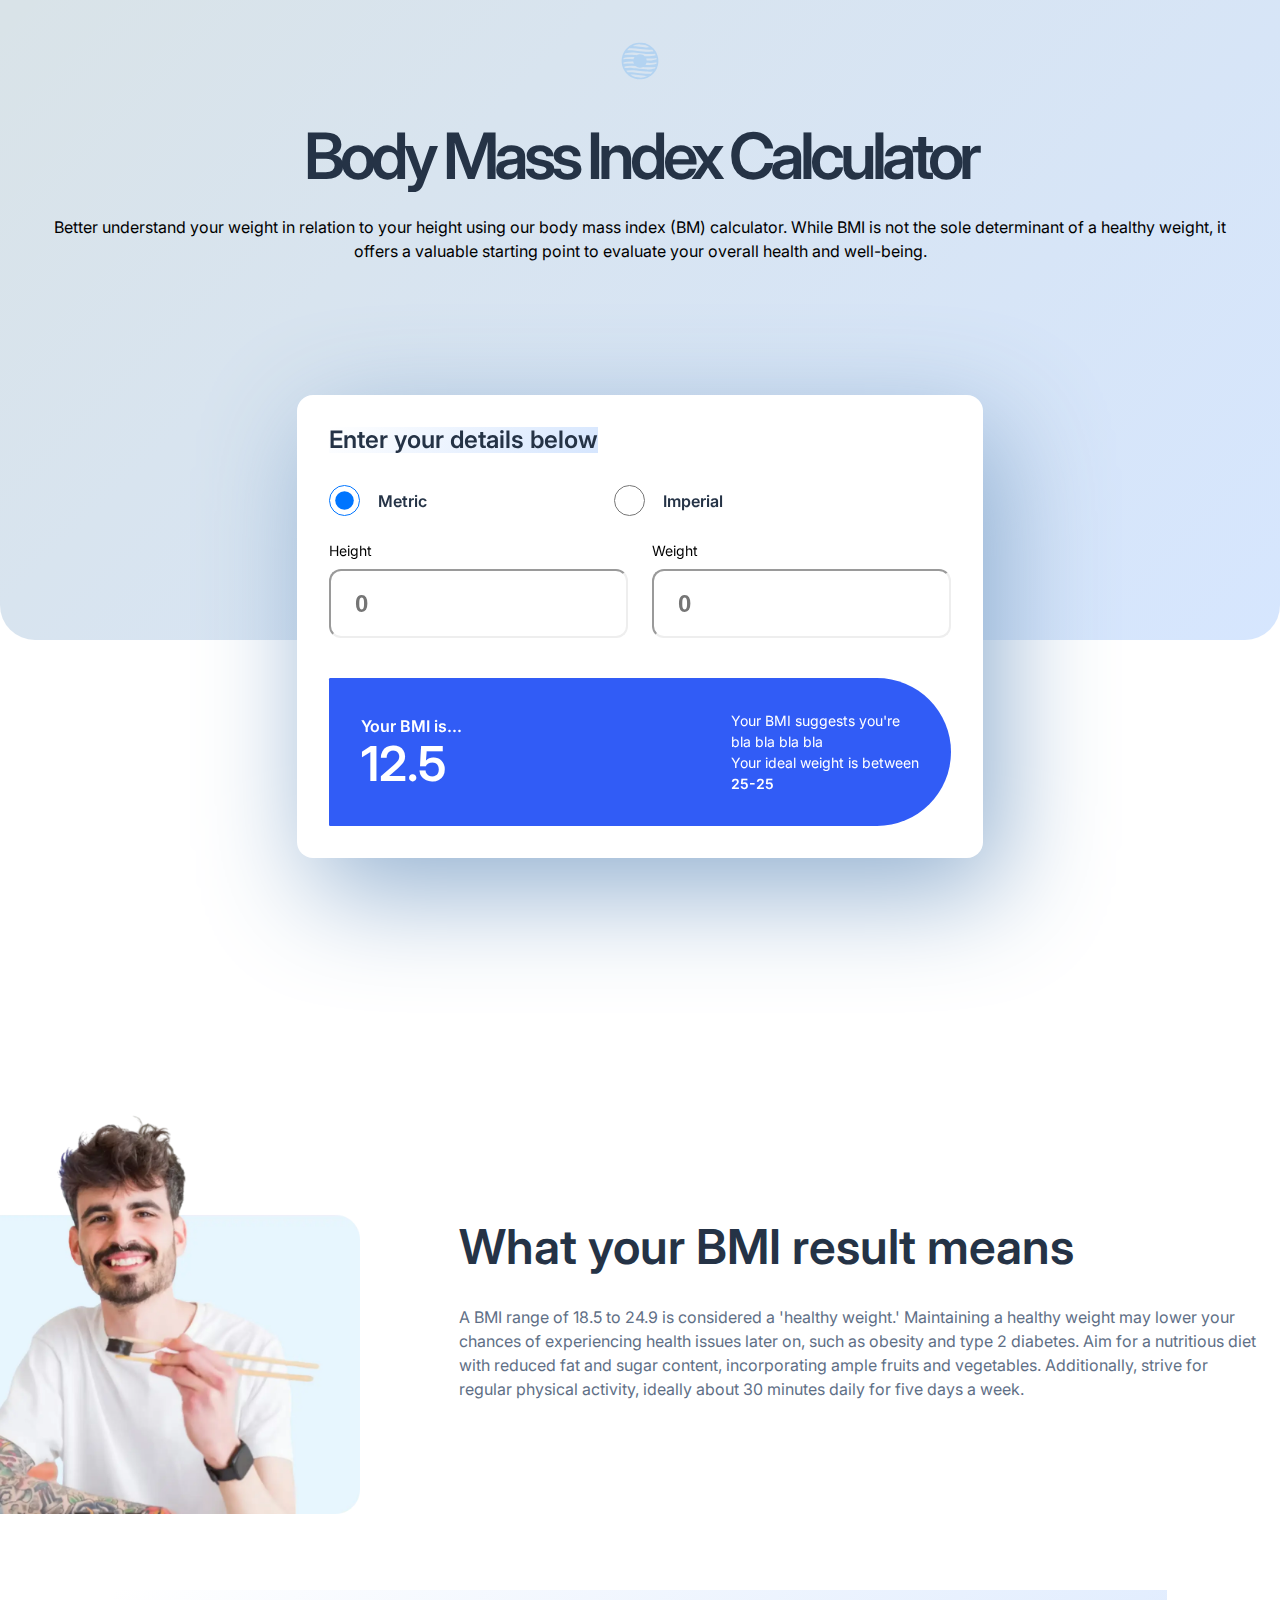
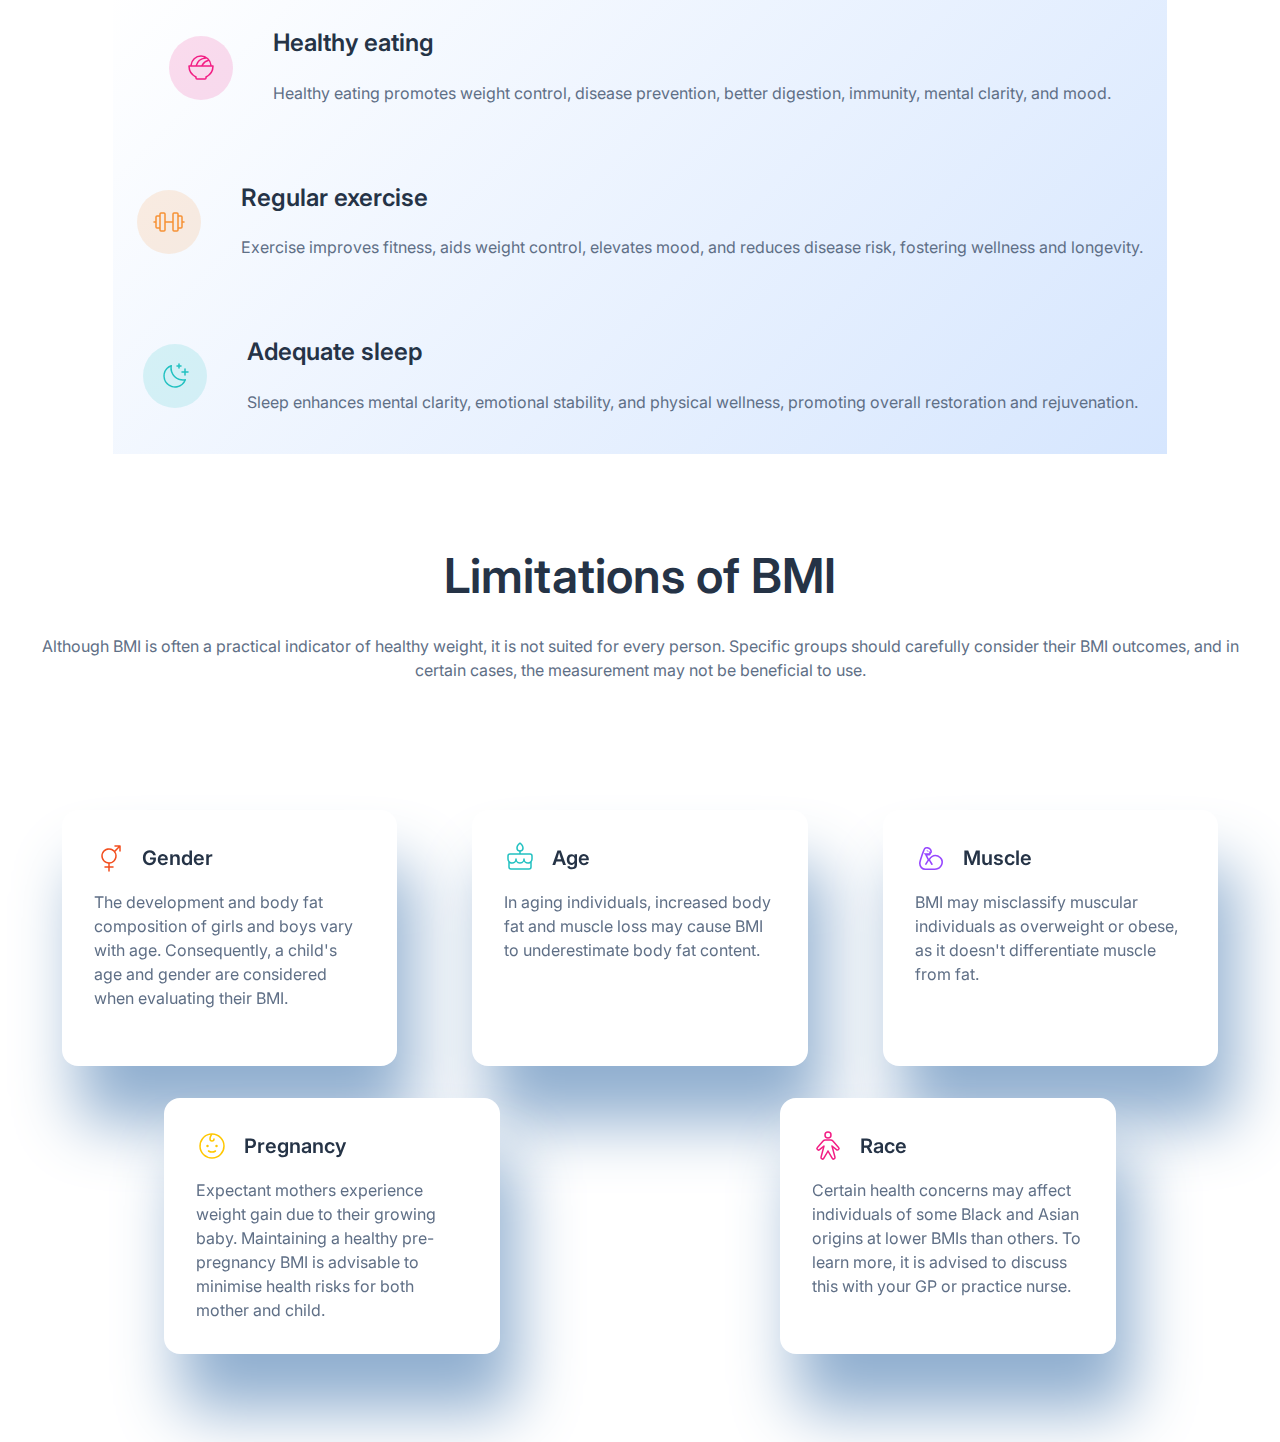
<file: pages/index.html>
<!DOCTYPE html>
<html lang="en">
  <head>
    <meta charset="UTF-8" />
    <meta name="viewport" content="width=device-width, initial-scale=1.0" />

    <!-- <link rel="stylesheet" type="text/css" href="styles.css"> -->
    <link rel="stylesheet" type="text/css" href="general.css" />
    <link rel="stylesheet" type="text/css" href="mobile.css" />
    <link rel="stylesheet" type="text/css" href="tablet.css" />
    <link rel="stylesheet" type="text/css" href="dektop.css" />

    <link rel="preconnect" href="https://fonts.googleapis.com" />
    <link rel="preconnect" href="https://fonts.gstatic.com" crossorigin />
    <link
      href="https://fonts.googleapis.com/css2?family=Inter:wght@400;600&display=swap"
      rel="stylesheet"
    />

    <link
      rel="icon"
      type="image/png"
      sizes="32x32"
      href="assets/images/favicon-32x32.png"
    />

    <title>BMI Calculator</title>
  </head>
  <body>
    <div class="heading__unit">
      <div class="heading__main">
        <svg
          class="heading__svg"
          xmlns="http://www.w3.org/2000/svg"
          width="64"
          height="64"
          fill="none"
          viewBox="0 0 64 64"
        >
          <path
            fill="#B3D3F1"
            d="M32 2.627c-.543 0-1.094.004-1.634.037a29.466 29.466 0 0 0-3.561.44c-.13.023-.257.049-.386.074-.11.021-.22.032-.33.055-.062.01-.123.024-.184.037-.06.013-.122.023-.184.036a29.34 29.34 0 0 0-1.909.478c-.061.017-.123.037-.184.055-.031.009-.06.027-.091.036-.091.028-.186.046-.276.074-.172.058-.341.126-.514.183-.363.121-.726.233-1.083.368-.044.013-.085.04-.129.055-.54.206-1.073.442-1.597.679-.533.24-1.063.482-1.579.753-.516.272-1.025.56-1.524.863-.023.014-.05.022-.074.036-.473.287-.939.587-1.395.9a29.441 29.441 0 0 0-2.185 1.67c-.267.223-.53.449-.79.68-.047.043-.098.085-.146.129-.277.251-.541.509-.808.77-.037.037-.073.075-.11.11-.365.362-.72.723-1.065 1.103-.209.229-.406.462-.606.697-.2.234-.395.476-.588.716-.389.484-.762.98-1.12 1.488-.229.326-.445.655-.66.99-.022.034-.053.06-.075.093l-.128.202c-.016.025-.039.047-.055.073-.052.084-.097.172-.147.257-.194.328-.384.659-.57.992-.044.081-.101.156-.146.238v.018c-.223.412-.439.826-.643 1.249-.202.42-.386.838-.569 1.267-.051.12-.097.246-.147.367-.11.269-.227.535-.33.808-.057.152-.11.306-.165.459-.044.122-.087.245-.129.367h-.018c-.055.163-.095.332-.147.496-.015.048-.022.099-.036.147-.01.031-.027.06-.037.092-.063.213-.122.427-.183.642v.018c-.01.026-.03.048-.037.074-.022.078-.033.16-.055.239-.068.25-.14.5-.202.752l-.055.22c-.023.098-.034.198-.055.294-.088.39-.168.782-.239 1.175-.01.056-.027.11-.037.166-.006.024-.014.049-.018.073-.057.324-.101.645-.147.973 0 .02-.016.036-.018.056-.017.124-.04.242-.055.367h.018a29.55 29.55 0 0 0-.129 1.248c-.006.043-.014.086-.018.129h-.018c-.02.255-.026.514-.036.771V30.516a29.63 29.63 0 0 0-.037 1.487v.018c0 .5.012.992.036 1.487v.018c.018.369.043.737.074 1.102.01.116.026.232.036.349v.073c.01.11.024.221.037.33.025.223.06.442.091.662.026.184.045.368.074.55l.018.11c.069.429.133.846.22 1.267.095.456.197.912.313 1.36.006.006.014.01.018.017v.019c.108.415.223.822.348 1.23.016.05.04.097.056.147.117.37.238.737.367 1.101.016.044.04.085.055.129.04.109.07.222.11.33.072.19.145.38.22.57.076.19.16.38.24.569.184.439.38.873.587 1.303.177.37.358.741.55 1.102.03.056.062.11.092.165v.018c.168.308.337.598.514.9.064.107.138.206.202.312.159.257.312.516.478.771l.11.165c.149.225.304.44.459.661.067.097.133.197.202.294.107.15.22.293.33.44.16.215.312.434.478.643l.055.074c.089.112.184.22.275.33.046.057.1.109.147.165.13.158.251.323.386.478.148.17.308.329.458.495.143.158.276.323.423.478.014.016.04.021.055.037.162.17.33.33.496.495.112.115.215.238.33.35.074.072.145.148.22.22.148.14.306.269.46.404.13.114.255.234.385.348.009.006.012.013.018.019.109.095.22.181.33.275.165.14.328.286.496.422.269.22.55.433.826.643.056.042.11.087.165.129.036.025.075.047.11.073.33.243.652.486.992.716.344.234.693.46 1.047.68.019.011.036.025.055.036l.091.055c.232.14.463.27.698.404.176.1.355.196.533.294.11.06.218.124.33.183.292.154.584.297.881.44.017.009.038.01.055.02.195.092.391.185.588.274.142.065.28.14.422.203.096.041.196.072.294.11.087.033.17.074.257.11.291.12.585.238.881.349l.202.073.055.018c.013.006.024.014.037.018.304.11.61.212.918.313.085.027.172.046.257.073l.239.073c.153.048.304.103.459.147.262.076.525.153.79.22.388.1.78.192 1.174.276l.166.037c.067.014.134.023.202.036.44.088.875.17 1.322.239.4.06.806.102 1.211.146.044.007.086.015.129.019.11.011.22.026.33.036l.22.018c.281.025.562.039.845.055.08.006.16.015.239.019a33.794 33.794 0 0 0 1.506.036 29.14 29.14 0 0 0 2.974-.147h.036a30.72 30.72 0 0 0 1.744-.239c.087-.014.171-.022.257-.036.111-.02.22-.035.33-.056.36-.066.728-.14 1.084-.22.074-.016.147-.038.22-.055.204-.047.405-.098.606-.147.043-.01.086-.026.129-.036.06-.016.123-.02.183-.037.117-.03.233-.059.349-.091l.312-.092c.174-.05.342-.113.514-.166.128-.039.259-.068.386-.11.012-.005.023-.014.037-.018.313-.103.628-.217.936-.33l.294-.11.33-.13c.39-.152.776-.326 1.157-.495.06-.026.124-.046.184-.073l.165-.074a29.152 29.152 0 0 0 4.517-2.588c.278-.194.554-.385.826-.588l.22-.165c.051-.04.095-.089.147-.129.29-.224.582-.445.863-.68a29.546 29.546 0 0 0 1.818-1.651l.091-.092.055-.055c.3-.3.594-.606.881-.919.03-.031.063-.06.092-.091a29.717 29.717 0 0 0 1.634-1.983 29.276 29.276 0 0 0 1.634-2.369c.035-.056.076-.11.11-.165.1-.163.198-.33.294-.496.133-.22.263-.436.386-.66.01-.02.026-.036.037-.056v-.018c.232-.428.45-.863.66-1.304.196-.407.393-.83.57-1.248v-.018c.023-.056.05-.11.074-.166.162-.388.315-.78.459-1.175.049-.133.082-.27.128-.404.09-.255.175-.512.257-.77.128-.401.257-.804.367-1.212.11-.405.202-.82.294-1.23.109-.481.21-.962.294-1.451v-.018c.069-.398.131-.791.184-1.194.012-.098.025-.195.036-.293.053-.448.095-.905.128-1.36.05-.691.09-1.387.092-2.092V32c0-1.86-.184-3.672-.514-5.435-.03-.159-.06-.32-.092-.478-.032-.16-.075-.318-.11-.477a29.243 29.243 0 0 0-1.708-5.306c-.062-.143-.136-.28-.202-.422-.093-.201-.18-.406-.275-.606-.018-.037-.038-.073-.055-.11v-.019a29.808 29.808 0 0 0-.587-1.138v-.018c-.197-.361-.414-.714-.625-1.065-.03-.05-.062-.098-.092-.147-.009-.004.01-.016 0-.018a29.57 29.57 0 0 0-.587-.918 29.368 29.368 0 0 0-1.616-2.222 29.615 29.615 0 0 0-1.725-1.946l-.055-.055-.037-.037c-.3-.31-.605-.604-.918-.9a29.581 29.581 0 0 0-2.901-2.423 29.204 29.204 0 0 0-2.02-1.359c-.009-.004-.01-.014-.018-.018a29.383 29.383 0 0 0-1.689-.936c-.43-.224-.862-.44-1.303-.643-.44-.202-.89-.389-1.34-.57-.013-.005-.025-.013-.038-.018a29.18 29.18 0 0 0-4.204-1.322l-.147-.036c-.176-.04-.355-.074-.533-.11a25.55 25.55 0 0 0-.77-.147 29.03 29.03 0 0 0-2.13-.312c-.477-.05-.968-.102-1.451-.13-.036 0-.074.003-.11 0h-.018a29.633 29.633 0 0 0-1.506-.036l.002.003Zm-1.946 2.717c.794.099 1.587.207 2.387.312 2.759.365 5.377.699 7.84.918a26.627 26.627 0 0 1 7.087 3.562c-2.03.134-4.192.186-6.481.092-3.055-.129-6.231-.482-9.4-.9-2.24-.295-4.354-.61-6.39-.863-1.605-.2-3.215-.359-4.829-.477a26.548 26.548 0 0 1 9.786-2.644Zm-10.538 6.188a75.78 75.78 0 0 1 6.352.367c2.168.209 4.356.496 6.573.79 3.137.414 6.1.8 8.85 1.01a81.603 81.603 0 0 0 10.318.128 26.888 26.888 0 0 1 2.093 2.588 52.214 52.214 0 0 1-3.488.515c-2.78.308-5.942.468-9.327.33-3.055-.129-6.231-.482-9.4-.9-2.24-.295-4.354-.61-6.39-.863a91.72 91.72 0 0 0-5.82-.55 68.51 68.51 0 0 0-3.764-.129 74.64 74.64 0 0 0-3.452.055c-.22.01-.412.026-.624.037a27.03 27.03 0 0 1 3.158-3.195 53.34 53.34 0 0 1 4.92-.184Zm0 7.032c2.054.023 4.184.158 6.352.367s4.356.496 6.573.79c3.137.414 6.1.8 8.85 1.009 3.04.236 5.901.27 8.482.202a105.54 105.54 0 0 0 6.39-.367c.339.715.66 1.437.936 2.185a51.46 51.46 0 0 1-6.885 1.23c-2.78.308-5.942.45-9.327.312-.509-.022-1.026-.041-1.542-.074-1.92-1.813-4.495-2.937-7.344-2.937-1.964 0-3.797.53-5.38 1.45-.507-.07-1.015-.138-1.524-.202a91.727 91.727 0 0 0-5.82-.55c-1.3-.081-2.557-.12-3.764-.129a74.64 74.64 0 0 0-3.452.055c-1.87.073-3.506.214-4.957.349a26.55 26.55 0 0 1 1.175-2.57 41.402 41.402 0 0 1 3.268-.606 53.815 53.815 0 0 1 7.969-.514Zm0 7.032c1.227.014 2.49.078 3.763.165a10.672 10.672 0 0 0-1.615 3.433 71.394 71.394 0 0 0-9.602-.257c-2.175.086-4.094.266-5.692.422-.362.036-.649.06-.973.092.067-.714.17-1.415.293-2.111a43.049 43.049 0 0 1 5.857-1.23 53.802 53.802 0 0 1 7.969-.514Zm38.813 1.799c.114.654.192 1.313.257 1.983-.395.116-.813.232-1.267.349a51.424 51.424 0 0 1-7.105 1.285 62.475 62.475 0 0 1-7.528.367 10.617 10.617 0 0 0-.826-3.562c2.826.197 5.497.211 7.913.147 2.581-.069 4.88-.231 6.794-.404.678-.061 1.2-.113 1.762-.165Zm-38.813 5.232c.59.008 1.195.047 1.799.074.081 1.264.381 2.455.863 3.562a81.05 81.05 0 0 0-2.901-.22 71.458 71.458 0 0 0-7.216-.074 96.67 96.67 0 0 0-5.691.404c-.299.03-.485.052-.716.073a26.69 26.69 0 0 1-.257-1.983c.077-.024.14-.05.22-.073a43.097 43.097 0 0 1 5.93-1.248 53.819 53.819 0 0 1 7.969-.515Zm39.107 1.763a26.57 26.57 0 0 1-.276 2.093c-.328.097-.661.2-1.028.294-1.931.497-4.325.958-7.105 1.267-2.78.309-5.942.45-9.327.312-.085-.007-.17-.014-.257-.018a10.647 10.647 0 0 0 1.707-3.489c2.648.172 5.157.226 7.436.165 2.581-.068 4.88-.25 6.794-.422.803-.072 1.41-.139 2.056-.202Zm-39.107 5.27a72.42 72.42 0 0 1 5.287.275 10.658 10.658 0 0 0 7.198 2.79c1.859 0 3.598-.47 5.122-1.303 1.435.172 2.829.32 4.168.422 3.04.236 5.901.253 8.482.184 2.581-.069 4.88-.231 6.794-.404l.403-.037c-.34.885-.746 1.734-1.175 2.57-1.622.36-3.483.685-5.581.919-2.78.308-5.942.45-9.327.312-3.055-.13-6.231-.482-9.4-.9-2.24-.296-4.354-.61-6.39-.863a91.102 91.102 0 0 0-5.82-.532c-1.3-.081-2.557-.139-3.764-.147a73.233 73.233 0 0 0-3.452.073 90.595 90.595 0 0 0-4.278.276 26.429 26.429 0 0 1-.936-2.204 43.463 43.463 0 0 1 4.7-.918 53.803 53.803 0 0 1 7.969-.514Zm0 7.031c2.054.024 4.184.158 6.352.368 2.168.209 4.356.514 6.573.808 3.137.414 6.1.781 8.85.99 3.04.237 5.901.272 8.482.203a84.873 84.873 0 0 0 2.92-.129 27.047 27.047 0 0 1-3.177 3.269c-2.61.255-5.52.347-8.629.22-3.055-.129-6.231-.464-9.4-.882-2.24-.295-4.354-.628-6.39-.88a91.513 91.513 0 0 0-5.82-.552 68.13 68.13 0 0 0-3.764-.11c-1.134-.008-2.22 0-3.25.037a26.814 26.814 0 0 1-2.093-2.608c.445-.076.9-.152 1.377-.22a53.763 53.763 0 0 1 7.969-.514Zm-1.836 7.05c.597-.015 1.216-.005 1.836 0 2.054.024 4.184.159 6.352.368s4.356.478 6.573.771c3.137.415 6.1.8 8.85 1.01.816.063 1.606.105 2.387.147a26.572 26.572 0 0 1-10.87 2.68c-.441-.055-.88-.107-1.322-.165-2.24-.295-4.353-.591-6.389-.844-.262-.033-.513-.062-.771-.092a26.604 26.604 0 0 1-7.803-3.838c.382-.018.762-.026 1.157-.036Z"
          />
        </svg>
        <div class="heading__content">
          <h1 class="heading__title">Body Mass Index Calculator</h1>

          <p class="heading__text">
            Better understand your weight in relation to your height using our
            body mass index (BM) calculator. While BMI is not the sole
            determinant of a healthy weight, it offers a valuable starting point
            to evaluate your overall health and well-being.
          </p>
        </div>
      </div>

      <div class="calculator">
        <h3 class="calculator__title">Enter your details below</h3>

        <ul class="calculator__checkbox">
          <li class="checkbox--container">
            <input
              class="checkbox--input"
              type="radio"
              id="metricCheck"
              name="radio-selector"
            />
            <label class="checkbox--label" for="metricCheck">Metric</label>
          </li>

          <li class="checkbox--container">
            <input
              class="checkbox--input"
              type="radio"
              id="imperialCheck"
              name="radio-selector"
            />
            <label class="checkbox--label" for="imperialCheck">Imperial</label>
          </li>
        </ul>

        <div class="calculator__input">
          <div class="input__measurement--metric">
            <div class="metric-input-unit">
              <label class="label" for="input-height">Height</label>
              <input
                class="input--metric--height"
                type="number"
                id="input-height"
                name=""
                placeholder="0"
              />
            </div>
            <div class="metric-input-unit">
              <label class="label" for="input-weight">Weight</label>
              <input
                class="input--metric--weight"
                type="number"
                id="input-weight"
                name=""
                placeholder="0"
              />
            </div>
          </div>

          <div class="input__measurement--imperial">
            <div class="imperial-input-unit">
              <label class="label" for="input-height">Height</label>
              <div class="imperial-inputs">
                <input
                  class="input--imperial--height--ft"
                  type="number"
                  id="input-height"
                  name=""
                  placeholder="0"
                />
                <input
                  class="input--imperial--height--in"
                  type="number"
                  id="input-height"
                  name=""
                  placeholder="0"
                />
              </div>
            </div>

            <div class="imperial-input-unit">
              <label class="label" for="input-weight">Weight</label>

              <div class="imperial-inputs">
                <input
                  class="input--imperial--weight--st"
                  type="number"
                  id="input-weight"
                  name=""
                  placeholder="0"
                />
                <input
                  class="input--imperial--weight--lbs"
                  type="number"
                  id="input-weight"
                  name=""
                  placeholder="0"
                />
              </div>
            </div>
          </div>
        </div>

        <div class="calculator__results">
          <div class="results--BMI">
            <p class="calc__results--text">Your BMI is...</p>
            <div class="calc__results--number">12.5</div>
          </div>
          <div>
            <p class="calc__results--conclusion1">Your BMI suggests you're</p>
            <div class="conclusion">bla bla bla bla</div>
            <p class="calc__results--conclusion2">
              Your ideal weight is between
            </p>
            <div class="ideal-weight">25-25</div>
          </div>
        </div>
      </div>
    </div>

    <div class="heading__sub1">
      <div>
        <img
          class="sub1--img"
          src="/bmi-calculator/assets/images/image-man-eating.webp"
          alt="image-man-eating"
        />
      </div>

      <div class="sub1--BMIresult">
        <h2 class="sub1--title">What your BMI result means</h2>

        <p class="sub1--text">
          A BMI range of 18.5 to 24.9 is considered a 'healthy weight.'
          Maintaining a healthy weight may lower your chances of experiencing
          health issues later on, such as obesity and type 2 diabetes. Aim for a
          nutritious diet with reduced fat and sugar content, incorporating
          ample fruits and vegetables. Additionally, strive for regular physical
          activity, ideally about 30 minutes daily for five days a week.
        </p>
      </div>
    </div>

    <div class="section__BMI-influencers">
      <div class="influencers">
        <svg
          class="influencers--svg"
          xmlns="http://www.w3.org/2000/svg"
          width="64"
          height="64"
          fill="none"
          viewBox="0 0 64 64"
        >
          <circle cx="32" cy="32" r="32" fill="#F21E84" opacity=".15" />
          <path
            fill="#F21E84"
            d="M44 29.25h-1.279a10.75 10.75 0 0 0-21.442 0H20a.75.75 0 0 0-.75.75 12.794 12.794 0 0 0 7 11.383V42A1.75 1.75 0 0 0 28 43.75h8A1.75 1.75 0 0 0 37.75 42v-.617a12.793 12.793 0 0 0 7-11.383.75.75 0 0 0-.75-.75Zm-6.22-6.464c.363.29.703.608 1.019.95a10.737 10.737 0 0 0-6.444 5.514h-4.187A9.28 9.28 0 0 1 37 22.75c.26 0 .521.014.78.036Zm2.008 2.231a9.186 9.186 0 0 1 1.43 4.233H34.06a9.237 9.237 0 0 1 5.727-4.233ZM32 20.75a9.21 9.21 0 0 1 3.35.625 10.79 10.79 0 0 0-8.742 7.875h-3.826A9.261 9.261 0 0 1 32 20.75Zm4.688 19.48a.75.75 0 0 0-.438.683V42a.25.25 0 0 1-.25.25h-8a.25.25 0 0 1-.25-.25v-1.087a.75.75 0 0 0-.438-.683 11.294 11.294 0 0 1-6.537-9.48h22.45a11.294 11.294 0 0 1-6.538 9.48Z"
          />
        </svg>
        <div class="influencers--content">
          <h3 class="influencers--title">Healthy eating</h3>
          <p class="influencers--text">
            Healthy eating promotes weight control, disease prevention, better
            digestion, immunity, mental clarity, and mood.
          </p>
        </div>
      </div>

      <div class="influencers">
        <svg
          class="influencers--svg"
          xmlns="http://www.w3.org/2000/svg"
          width="64"
          height="64"
          fill="none"
          viewBox="0 0 64 64"
        >
          <circle cx="32" cy="32" r="32" fill="#F69134" opacity=".15" />
          <path
            fill="#F69134"
            d="M47 31.25h-1.25V27A1.75 1.75 0 0 0 44 25.25h-2.25V24A1.75 1.75 0 0 0 40 22.25h-3A1.75 1.75 0 0 0 35.25 24v7.25h-6.5V24A1.75 1.75 0 0 0 27 22.25h-3A1.75 1.75 0 0 0 22.25 24v1.25H20A1.75 1.75 0 0 0 18.25 27v4.25H17a.75.75 0 1 0 0 1.5h1.25V37A1.75 1.75 0 0 0 20 38.75h2.25V40A1.75 1.75 0 0 0 24 41.75h3A1.75 1.75 0 0 0 28.75 40v-7.25h6.5V40A1.75 1.75 0 0 0 37 41.75h3A1.75 1.75 0 0 0 41.75 40v-1.25H44A1.75 1.75 0 0 0 45.75 37v-4.25H47a.75.75 0 1 0 0-1.5Zm-27 6a.25.25 0 0 1-.25-.25V27a.25.25 0 0 1 .25-.25h2.25v10.5H20ZM27.25 40a.25.25 0 0 1-.25.25h-3a.25.25 0 0 1-.25-.25V24a.25.25 0 0 1 .25-.25h3a.25.25 0 0 1 .25.25v16Zm13 0a.25.25 0 0 1-.25.25h-3a.25.25 0 0 1-.25-.25V24a.25.25 0 0 1 .25-.25h3a.25.25 0 0 1 .25.25v16Zm4-3a.25.25 0 0 1-.25.25h-2.25v-10.5H44a.25.25 0 0 1 .25.25v10Z"
          />
        </svg>
        <div class="influencers--content">
          <h3 class="influencers--title">Regular exercise</h3>
          <p class="influencers--text">
            Exercise improves fitness, aids weight control, elevates mood, and
            reduces disease risk, fostering wellness and longevity.
          </p>
        </div>
      </div>

      <div class="influencers">
        <svg
          class="influencers--svg"
          xmlns="http://www.w3.org/2000/svg"
          width="64"
          height="64"
          fill="none"
          viewBox="0 0 64 64"
        >
          <circle cx="32" cy="32" r="32" fill="#22C1C1" opacity=".15" />
          <path
            fill="#22C1C1"
            d="M45.75 28a.75.75 0 0 1-.75.75h-2.25V31a.75.75 0 0 1-1.5 0v-2.25H39a.75.75 0 1 1 0-1.5h2.25V25a.75.75 0 1 1 1.5 0v2.25H45a.75.75 0 0 1 .75.75ZM34 22.75h1.25V24a.75.75 0 1 0 1.5 0v-1.25H38a.75.75 0 0 0 0-1.5h-1.25V20a.75.75 0 0 0-1.5 0v1.25H34a.75.75 0 1 0 0 1.5Zm8.906 12.535a.75.75 0 0 1 .134.75A11.751 11.751 0 1 1 27.97 20.96a.75.75 0 0 1 .992.849 11.262 11.262 0 0 0 13.23 13.229.75.75 0 0 1 .714.247Zm-1.796 1.418A12.765 12.765 0 0 1 27.297 22.89a10.248 10.248 0 0 0 1.526 18.849 10.25 10.25 0 0 0 12.287-5.036Z"
          />
        </svg>
        <div class="influencers--content">
          <h3 class="influencers--title">Adequate sleep</h3>
          <p class="influencers--text">
            Sleep enhances mental clarity, emotional stability, and physical
            wellness, promoting overall restoration and rejuvenation.
          </p>
        </div>
      </div>
    </div>

    <div class="heading__sub2">
      <div class="sub2__BMI-limitations">
        <h2 class="sub2--title">Limitations of BMI</h2>

        <p class="sub2--text">
          Although BMI is often a practical indicator of healthy weight, it is
          not suited for every person. Specific groups should carefully consider
          their BMI outcomes, and in certain cases, the measurement may not be
          beneficial to use.
        </p>
      </div>

      <div class="section__BMI-limitations">
        <div class="limitations-gender">
          <div class="limitations--heading">
            <svg
              class="limitations--svg"
              xmlns="http://www.w3.org/2000/svg"
              width="32"
              height="32"
              fill="none"
              viewBox="0 0 32 32"
            >
              <path
                fill="#F24E1E"
                d="M26 3.25h-5a.75.75 0 1 0 0 1.5h3.19l-3.75 3.742a7.75 7.75 0 1 0-6.19 13.22v2.538H11a.75.75 0 1 0 0 1.5h3.25V29a.75.75 0 1 0 1.5 0v-3.25H19a.75.75 0 1 0 0-1.5h-3.25v-2.538A7.75 7.75 0 0 0 21.41 9.65l3.84-3.84V9a.75.75 0 1 0 1.5 0V4a.75.75 0 0 0-.75-.75Zm-11 17A6.25 6.25 0 1 1 21.25 14 6.257 6.257 0 0 1 15 20.25Z"
              />
            </svg>
            <h4 class="limitations--title">Gender</h4>
          </div>

          <p class="limitations--text">
            The development and body fat composition of girls and boys vary with
            age. Consequently, a child's age and gender are considered when
            evaluating their BMI.
          </p>
        </div>
        <!-- 
        <div class="limitations--age-muscle"> -->
        <div class="limitations-age">
          <div class="limitations--heading">
            <svg
              class="limitations--svg"
              xmlns="http://www.w3.org/2000/svg"
              width="32"
              height="32"
              fill="none"
              viewBox="0 0 32 32"
            >
              <path
                fill="#22C1C1"
                d="M28.75 14A2.75 2.75 0 0 0 26 11.25h-9.25V9.675a3.756 3.756 0 0 0 3-3.675c0-3.362-3.198-5.534-3.334-5.625a.75.75 0 0 0-.832 0C15.448.466 12.25 2.638 12.25 6a3.756 3.756 0 0 0 3 3.675v1.575H6A2.75 2.75 0 0 0 3.25 14v2.916c0 1.066.352 2.1 1 2.947V25A2.75 2.75 0 0 0 7 27.75h18A2.75 2.75 0 0 0 27.75 25v-5.137a4.85 4.85 0 0 0 1-2.947V14Zm-15-8c0-1.925 1.5-3.426 2.25-4.055.75.625 2.25 2.125 2.25 4.055a2.25 2.25 0 0 1-4.5 0Zm-9 8A1.25 1.25 0 0 1 6 12.75h20A1.25 1.25 0 0 1 27.25 14v2.916c0 1.79-1.416 3.285-3.157 3.333A3.25 3.25 0 0 1 20.75 17a.75.75 0 1 0-1.5 0 3.25 3.25 0 1 1-6.5 0 .75.75 0 1 0-1.5 0 3.251 3.251 0 0 1-3.343 3.25c-1.74-.049-3.157-1.544-3.157-3.334V14ZM25 26.25H7A1.25 1.25 0 0 1 5.75 25v-3.836a4.6 4.6 0 0 0 2.117.586 4.726 4.726 0 0 0 3.446-1.345c.26-.254.49-.537.687-.843a4.75 4.75 0 0 0 8 0c.198.306.43.589.69.843A4.716 4.716 0 0 0 24 21.75h.134a4.6 4.6 0 0 0 2.116-.586V25A1.25 1.25 0 0 1 25 26.25Z"
              />
            </svg>
            <h4 class="limitations--title">Age</h4>
          </div>

          <p class="limitations--text">
            In aging individuals, increased body fat and muscle loss may cause
            BMI to underestimate body fat content.
          </p>
        </div>

        <div class="limitations-muscle">
          <div class="limitations--heading">
            <svg
              class="limitations--svg"
              xmlns="http://www.w3.org/2000/svg"
              width="32"
              height="32"
              fill="none"
              viewBox="0 0 32 32"
            >
              <path
                fill="#9747FF"
                d="M10.44 28h9.154C25.368 28 28 23.732 28 19.77a6.877 6.877 0 0 0-.68-2.677 6.836 6.836 0 0 0-1.678-2.188 7.96 7.96 0 0 0-5.336-2.216 7.924 7.924 0 0 0-3.752 1.188 7.99 7.99 0 0 0-2.73 2.852 932.84 932.84 0 0 1-1.615-3.254h1.697c.503-.031.98-.232 1.355-.57.376-.338.628-.793.715-1.292a2.707 2.707 0 0 0 .963-2.174c0-2.955-3.284-4.438-5.11-4.438-2.493-.059-3.216 1.763-3.863 3.393l-.028.073C7.534 9.509 4 18.748 4 21.554a6.558 6.558 0 0 0 1.844 4.588 6.25 6.25 0 0 0 4.596 1.856V28ZM9.43 9.06c.7-1.763 1.089-2.444 2.33-2.444h.055c1.195 0 3.52.996 3.52 2.824.021.184-.007.37-.082.539a1.5 1.5 0 0 0-.366-.35.76.76 0 0 0-.41-.139h-.426c-.415-.527-1.691-1.462-2.684-1.286l1.04 1.33h1.485l.215.516c.266.637.174.955.088 1.093a.447.447 0 0 1-.334.21H8.826l.495.65c.217.284.506.506.789.675.002.121.03.24.084.35l.222.447v.002c.47.948 1.56 3.144 2.145 4.316-.02.029-.04.059-.058.089l-2.32 3.793a.812.812 0 0 0 .264 1.11.797.797 0 0 0 1.103-.265l2.084-3.41a.999.999 0 0 0 .218.027c.082-.003.162-.016.24-.038l2.152 3.569a.803.803 0 0 0 1.101.271.806.806 0 0 0 .27-1.108l-2.376-3.94a1.659 1.659 0 0 0-.113-.163 6.328 6.328 0 0 1 2.142-2.399 6.272 6.272 0 0 1 3.037-1.027 6.353 6.353 0 0 1 4.249 1.784 5.31 5.31 0 0 1 1.843 3.684c-.001 3.293-2.105 6.616-6.803 6.616H10.44a4.692 4.692 0 0 1-3.454-1.372 4.917 4.917 0 0 1-1.381-3.445c0-2.13 2.764-9.758 3.826-12.509Z"
              />
            </svg>
            <h4 class="limitations--title">Muscle</h4>
          </div>

          <p class="limitations--text">
            BMI may misclassify muscular individuals as overweight or obese, as
            it doesn't differentiate muscle from fat.
          </p>
        </div>
        <!-- </div> -->

        <!-- <div class="limitations--pregnancy-race"> -->
        <div class="limitations-pregnancy">
          <div class="limitations--heading">
            <svg
              class="limitations--svg"
              xmlns="http://www.w3.org/2000/svg"
              width="32"
              height="32"
              fill="none"
              viewBox="0 0 32 32"
            >
              <path
                fill="#FFC700"
                d="M11.5 17.25a1.25 1.25 0 1 1 0-2.5 1.25 1.25 0 0 1 0 2.5Zm9-2.5a1.25 1.25 0 1 0 0 2.5 1.25 1.25 0 0 0 0-2.5Zm-1.4 5.615a5.875 5.875 0 0 1-6.2 0 .75.75 0 0 0-.8 1.27 7.375 7.375 0 0 0 7.8 0 .751.751 0 0 0-.8-1.27ZM28.75 16A12.75 12.75 0 1 1 16 3.25 12.765 12.765 0 0 1 28.75 16Zm-1.5 0A11.263 11.263 0 0 0 16.366 4.756C14.787 6.904 14.75 8.981 14.75 9a1.25 1.25 0 0 0 2.5 0 .75.75 0 1 1 1.5 0 2.75 2.75 0 1 1-5.5 0c0-.094.019-1.978 1.268-4.152A11.25 11.25 0 1 0 27.25 16Z"
              />
            </svg>
            <h4 class="limitations--title">Pregnancy</h4>
          </div>

          <p class="limitations--text">
            Expectant mothers experience weight gain due to their growing baby.
            Maintaining a healthy pre-pregnancy BMI is advisable to minimise
            health risks for both mother and child.
          </p>
        </div>

        <div class="limitations-race">
          <div class="limitations--heading">
            <svg
              class="limitations--svg"
              xmlns="http://www.w3.org/2000/svg"
              width="32"
              height="32"
              fill="none"
              viewBox="0 0 32 32"
            >
              <path
                fill="#F21E84"
                d="M16 8.75a3.75 3.75 0 1 0 0-7.5 3.75 3.75 0 0 0 0 7.5Zm0-6a2.25 2.25 0 1 1 0 4.5 2.25 2.25 0 0 1 0-4.5Zm11.11 14.177-5.651-6.407a3.75 3.75 0 0 0-2.813-1.27h-5.292a3.75 3.75 0 0 0-2.813 1.269L4.89 16.927a2.25 2.25 0 0 0 3.168 3.198l2.638-2.116-2.266 8.606a2.25 2.25 0 0 0 4.094 1.868L16 22.5l3.476 5.989a2.25 2.25 0 0 0 4.094-1.868l-2.266-8.608 2.639 2.112a2.25 2.25 0 0 0 3.167-3.195v-.003Zm-1.079 2.103a.75.75 0 0 1-1.061 0 .523.523 0 0 0-.061-.055l-4.439-3.56a.75.75 0 0 0-1.195.775l2.859 10.866a.966.966 0 0 0 .046.125.75.75 0 1 1-1.36.634.542.542 0 0 0-.031-.06l-4.14-7.13a.75.75 0 0 0-1.298 0l-4.14 7.131a.534.534 0 0 0-.031.06.75.75 0 0 1-1.36-.633.954.954 0 0 0 .046-.125l2.859-10.867a.75.75 0 0 0-.316-.816.759.759 0 0 0-.409-.125.75.75 0 0 0-.47.165l-4.439 3.56a.523.523 0 0 0-.061.055.75.75 0 0 1-1.061-1.061L6 17.935l5.665-6.424a2.25 2.25 0 0 1 1.688-.761h5.292a2.25 2.25 0 0 1 1.688.761L26 17.935l.032.034a.748.748 0 0 1 0 1.061Z"
              />
            </svg>
            <h4 class="limitations--title">Race</h4>
          </div>

          <p class="limitations--text">
            Certain health concerns may affect individuals of some Black and
            Asian origins at lower BMIs than others. To learn more, it is
            advised to discuss this with your GP or practice nurse.
          </p>
        </div>
        <!-- </div> -->
      </div>
    </div>
    <script src="index.js"></script>
  </body>
</html>
</file>
<file: pages/styles.css>
/* @media only screen and (min-width: 375px) {
  .heading-main {
    display: flex;
    flex-direction: column;
    align-items: center;
    height: 640px;
    background-color: var(--light-grey);
    border-radius-bottom-left: 35px;
    border-radius-bottom-right: 35px;
  }

  .heading__svg {
    width: 40px;
    height: 40px;
  }

  .h1 {
    font-family: var(--headign-XL);
    font-size: 64px;
    line-height: 100%;
    letter-spacing: -5px;
    text-align: center;
    color: var(--gunmetal);
  }

  .p {
    font-family: var(--headign-S);
    font-size: 16px;
    color: var(--electric-blue);
  }
}

@media only screen and (min-width: 768px) {
}

@media only screen and (min-width: 1440px) {
} */
</file>
<file: pages/general.css>
* {
  margin: 0;
  padding: 0;
  box-sizing: border-box;
  /* border: 1px solid red; */
}

:root {
  /*    typography*/

  /* --headign-XL: font-family: 'Inter', sans-serif; font-size: 64px; line-height: 110%; font-weight: 600;
  --heading-L: font-family: 'Inter', sans-serif; font-size: 48px; line-height: 110%; font-weight: 600;
  --heading-M: font-family: 'Inter', sans-serif; font-size: 24px; line-height: 110%; font-weight: 600;
  --heading-S: font-family: 'Inter', sans-serif; font-size: 20px; line-height: 100%; font-weight: 600; */

  /* --body-M: font-family: 'Inter', sans-serif; font-size: 16px; line-height: 150%; font-weight: 400;
  --body-M-bold: font-family: 'Inter', sans-serif; font-size: 16px; line-height: 150%; font-weight: 600;
  --body-S: font-family: 'Inter', sans-serif; font-size: 14px; line-height: 150%; font-weight: 400; */

  /* colors */

  --blue: hsl(227, 92%, 58%);
  --gunmetal: hsl(215, 31%, 21%);
  --dark-electric-blue: hsl(215, 17%, 45%);
  --light-grey: hsl(200, 24%, 88%);
  --white: hsl(0, 0%, 100%);
}

body {
  /* min-height: 100vh; */
  display: flex;
  flex-direction: column;
  justify-content: center;
  align-items: center;
  font-family: "Inter", sans-serif;
  cursor: default;
}
</file>
<file: pages/mobile.css>
@media only screen and (min-width: 375px) {
  .heading__unit {
    display: flex;
    flex-direction: column;
    align-items: center;
  }

  .heading__main {
    display: flex;
    flex-direction: column;
    align-items: center;
    height: 640px;
    background-color: var(--light-grey);
    background-image: linear-gradient(
      -45deg,
      rgba(214, 230, 254, 1),
      rgba(214, 252, 254, 0)
    );
    border-bottom-left-radius: 35px;
    border-bottom-right-radius: 35px;
    overflow: auto;
    padding: 24px;
  }

  .heading__svg {
    width: 40px;
    height: 40px;
    margin-bottom: 24px;
  }

  .heading__title {
    font-size: 64px;
    font-weight: 600;
    line-height: 110%;
    letter-spacing: -5px;
    text-align: center;
    color: var(--gunmetal);
    margin-bottom: 24px;
  }

  .heading__text {
    text-align: center;
    font-size: 16px;
    font-weight: 400;
    line-height: 150%;
    color: var(--electric-blue);
  }

  .calculator {
    display: flex;
    flex-direction: column;
    justify-content: space-between;
    width: 328px;
    height: auto;
    padding: 24px;
    position: relative;
    top: -150px;
    background-color: var(--white);
    border-radius: 16px;
    filter: drop-shadow(16px 32px 56px #8faecf);
  }

  .calculator__title {
    text-align: left;
    font-size: 24px;
    line-height: 110%;
    font-weight: 600;
    color: var(--gunmetal);
    background-image: linear-gradient(
      -45deg,
      rgba(214, 230, 254, 100%),
      rgba(214, 252, 254, 0%)
    );
    margin-bottom: 24px;
  }

  .calculator__checkbox {
    display: flex;
    flex-direction: row;
    justify-content: space-between;
    margin-bottom: 24px;
  }

  .checkbox--container {
    display: flex;
    font-size: 16px;
    line-height: 150%;
    font-weight: 600;
    color: var(--gunmetal);
  }

  .checkbox--input {
    width: 31px;
    height: 31px;
    border-color: var(--light-grey);
  }

  .checkbox--label {
    padding: 3.5px 18px 3.5px 18px;
  }

  .calculator__input {
    display: flex;
    flex-direction: column;
  }

  .input__measurement--metric {
    display: flex;
    flex-direction: column;
  }

  .metric-input-unit {
    display: flex;
    flex-direction: column;
    margin-bottom: 16px;
  }

  .input--metric--height,
  .input--metric--weight {
    font-size: 24px;
    line-height: 110%;
    font-weight: 600;
    width: 280px;
    height: 69px;
    padding: 20px 24px 20px 24px;
    border-radius: 12px;
    border-color: 1px solid var(--light-grey);
    color: var(--gunmetal);
  }

  .input-wrapper {
    position: relative;
  }

  .input--metric--height {
    padding-right: 40px;
  }

  .unit {
    font-size: 24px;
    font-weight: 600;
    position: absolute;
    top: 20px;
    right: 40px;
    bottom: 0;
    margin: auto;
    pointer-events: none;
    color: var(--blue);
  }

  .input--metric--height:active,
  .input--metric--weight:active,
  .input--imperial--height--ft:active,
  .input--imperial--height--in:active,
  .input--imperial--weight--st:active,
  .input--imperial--weight--lbs:active {
    border-color: var(--blue);
  }

  .input__measurement--imperial {
    display: none;
    display: flex;
    flex-direction: column;
  }

  .label {
    font-size: 14px;
    line-height: 150%;
    font-weight: 400;
    margin-bottom: 8px;
  }

  .imperial-input-unit {
    display: flex;
    flex-direction: column;
    margin-bottom: 16px;
  }

  .imperial-inputs {
    display: flex;
    justify-content: space-between;
  }

  .input--imperial--height--ft,
  .input--imperial--height--in,
  .input--imperial--weight--st,
  .input--imperial--weight--lbs {
    font-size: 24px;
    line-height: 110%;
    font-weight: 600;
    width: 132px;
    height: 69px;
    padding: 20px 24px 20px 24px;
    border-radius: 12px;
    border-color: 1px solid var(--light-grey);
    color: var(--gunmetal);
  }

  .calculator__results {
    display: flex;
    flex-direction: column;
    padding: 32px;
    background-color: var(--blue);
    color: var(--white);
    border-radius: 16px;
  }

  .calc__results--text {
    font-size: 16px;
    line-height: 150%;
    font-weight: 600;
  }

  .calc__results--number {
    font-size: 48px;
    line-height: 110%;
    font-weight: 600;
  }

  .calc__results--conclusion1,
  .calc__results--conclusion2,
  .conclusion {
    font-size: 14px;
    line-height: 150%;
    font-weight: 400;
  }

  .ideal-weight {
    font-size: 14px;
    line-height: 150%;
    font-weight: 600;
  }

  .heading__sub1 {
    display: flex;
    flex-direction: column;
    margin-bottom: 72px;
  }

  .sub1--img {
    width: 375px;
    height: 354px;
    margin-bottom: 24px;
  }

  .sub1--BMIresult {
    display: flex;
    flex-direction: column;
    padding: 24px;
  }

  .sub1--title,
  .sub2--title {
    font-size: 48px;
    line-height: 110%;
    font-weight: 600;
    margin-bottom: 32px;
    color: var(--gunmetal);
    text-align: left;
  }

  .sub2--title {
    text-align: center;
  }

  .sub1--text,
  .sub2--text {
    text-align: left;
    font-size: 16px;
    line-height: 150%;
    font-weight: 400;
    color: var(--dark-electric-blue);
  }

  .sub2--text {
    text-align: center;
  }

  .section__BMI-influencers {
    display: flex;
    flex-direction: column;
    align-items: center;
    margin-bottom: 72px;
    background-image: linear-gradient(
      -45deg,
      rgba(214, 230, 254, 1),
      rgba(214, 252, 254, 0)
    );
  }

  .influencers {
    display: flex;
    flex-direction: column;
    padding: 40px 24px 40px 24px;
  }

  .influencers--svg {
    width: 64px;
    height: 64px;
    margin-bottom: 32px;
  }

  .influencers--content {
    display: flex;
    flex-direction: column;
  }

  .influencers--title {
    font-size: 24px;
    line-height: 110%;
    font-weight: 600;
    margin-bottom: 24px;
    color: var(--gunmetal);
  }

  .influencers--text {
    font-size: 16px;
    line-height: 150%;
    font-weight: 400;
    color: var(--dark-electric-blue);
  }

  .heading__sub2 {
    display: flex;
    flex-direction: column;
    margin-bottom: 72px;
  }

  .sub2__BMI-limitations {
    display: flex;
    flex-direction: column;
    margin: 0 24px 56px 24px;
  }

  .section__BMI-limitations {
    display: flex;
    flex-direction: column;
    margin: 56px 24px 0 24px;
  }

  .limitations-gender,
  .limitations-age,
  .limitations-muscle,
  .limitations-pregnancy,
  .limitations-race {
    display: flex;
    flex-direction: column;
    padding: 24px;
    margin: 16px 0 16px 0;
    background-color: white;
    border-radius: 16px;
    filter: drop-shadow(16px 56px 32px #8faecf);
  }

  .limitations--heading {
    display: flex;
    flex-direction: row;
    align-items: center;
    margin-bottom: 16px;
  }

  .limitations--svg {
    width: 32px;
    height: 32px;
    margin-right: 16px;
  }

  .limitations--title {
    font-size: 20px;
    line-height: 100%;
    font-weight: 600;
    color: var(--gunmetal);
  }

  .limitations--text {
    font-size: 16px;
    line-height: 150%;
    font-weight: 400;
    color: var(--dark-electric-blue);
  }
}
</file>
<file: pages/tablet.css>
@media only screen and (min-width: 768px) {
  .heading__main {
    padding: 41px;
  }

  .heading__svg {
    margin-bottom: 40px;
  }

  .calculator {
    align-items: flex-start;
    width: 686px;
    padding: 32px;
    top: -245px;
  }

  .calculator__title {
    margin-bottom: 32px;
  }

  .checkbox--label {
    padding: 3.5px 187px 3.5px 18px;
  }

  .input__measurement--metric {
    display: flex;
    flex-direction: row;
  }

  .metric-input-unit {
    flex-direction: column;
    display: flex;
    align-items: flex-start;
  }

  .input__measurement--imperial {
    display: none;
    flex-direction: column;
  }

  .imperial-input-unit {
    flex-direction: column;
    display: flex;
    align-items: flex-start;
  }

  .imperial-inputs {
    display: flex;
  }

  .input--imperial--height--ft,
  .input--imperial--height--in,
  .input--imperial--weight--st,
  .input--imperial--weight--lbs,
  .input--metric--height,
  .input--metric--weight {
    width: 299px;
    height: 69px;
    margin: 0 24px 24px 0;
  }

  .calculator__results {
    flex-direction: row;
    justify-content: space-between;
    align-items: center;
    width: 622px;
    padding: 32px;
    border-radius: 16px 999px 999px 16px;
  }

  .heading__sub1 {
    flex-direction: row;
    align-items: center;
  }

  .sub1--img {
    width: 435px;
    height: 411px;
    margin-right: 75px;
    margin-left: -75px;
    margin-bottom: 0;
    overflow: hidden;
  }

  .sub1--BMIresult {
    justify-content: center;
  }

  .section__BMI-influencers {
    margin-bottom: 96px;
  }

  .influencers {
    flex-direction: row;
    align-items: center;
  }

  .influencers--svg {
    margin-bottom: 0;
    margin-right: 40px;
  }

  .section__BMI-limitations {
    display: flex;
    flex-direction: row;
    flex-wrap: wrap;
    justify-content: space-around;
  }

  .limitations-gender,
  .limitations-age,
  .limitations-muscle,
  .limitations-pregnancy,
  .limitations-race {
    display: flex;
    flex-direction: column;
    flex-wrap: wrap;
    padding: 32px;
    width: 335.5px;
    height: 256px;
  }
}
</file>
<file: pages/dektop.css>
@media only screen and (min-width: 1440px) {
  .heading__unit {
    display: flex;
    flex-direction: row;
    width: 100%;
  }

  .heading__main {
    display: flex;
    align-items: flex-start;
    width: 978px;
    height: 737px;
    margin-left: 24px;
  }

  .heading__svg {
    width: 64px;
    height: 64px;
    margin-bottom: 127px;
  }

  .heading__content {
    display: flex;
    flex-direction: column;
    width: 564px;
  }

  .heading__title {
    text-align: left;
    margin-bottom: 35px;
  }

  .heading__text {
    text-align: left;
  }

  .calculator {
    align-items: flex-start;
    justify-content: space-between;
    width: 564px;
    top: 0;
    padding: 32px;
    margin-left: -300px;
  }

  .calculator__checkbox {
    justify-content: flex-start;
    margin-bottom: 32px;
  }

  .checkbox--label {
    padding: 3.5px 139px 3.5px 18px;
  }

  .input--imperial--height--ft,
  .input--imperial--height--in,
  .input--imperial--weight--st,
  .input--imperial--weight--lbs,
  .input--metric--height,
  .input--metric--weight {
    width: 238px;
    height: 69px;
  }

  .input--metric--weight {
    margin-right: 24px;
  }

  .calculator__results {
    width: 500px;
  }

  .heading__sub1 {
    margin: 64px 140px 96px 140px;
  }

  .sub1--img {
    margin-left: 0;
    margin-right: 132px;
    width: 564px;
    height: 533px;
  }

  .sub1--BMIresult {
    padding: 0;
  }

  .sub1--title {
    padding: 0;
    margin-bottom: 35px;
  }

  .section__BMI-influencers {
    flex-direction: row;
    margin: 0 24px 120px 24px;
    padding: 72px 117px 96px 116px;
    border-radius: 35px;
  }

  .influencers {
    flex-direction: column;
    align-items: flex-start;
  }

  .influencers--svg {
    margin-bottom: 75px;
    margin-right: 0;
  }

  .heading__sub2 {
    /* display: flex;
    flex-direction: row; */
    display: inline-block;
    /* margin: 0 140px 120px 140px; */
    width: 1160px;
    height: 704px;
  }

  .sub2__BMI-limitations {
    display: flex;
    align-items: flex-start;
    width: 564px;
    margin: 0;
  }

  .section__BMI-limitations {
    display: flex;
    flex-direction: column;
    flex-wrap: wrap;
    align-items: flex-end;
    justify-content: unset;
    width: 961px;
    height: 704px;
  }

  .sub2--BMI-limitations {
    margin-right: 132px;
  }

  .sub2--title,
  .sub2--text {
    text-align: left;
  }

  .limitations-gender,
  .limitations-age,
  .limitations-muscle,
  .limitations-pregnancy,
  .limitations-race {
    height: fit-content;
    margin-right: 85px;
  }
}
</file>
